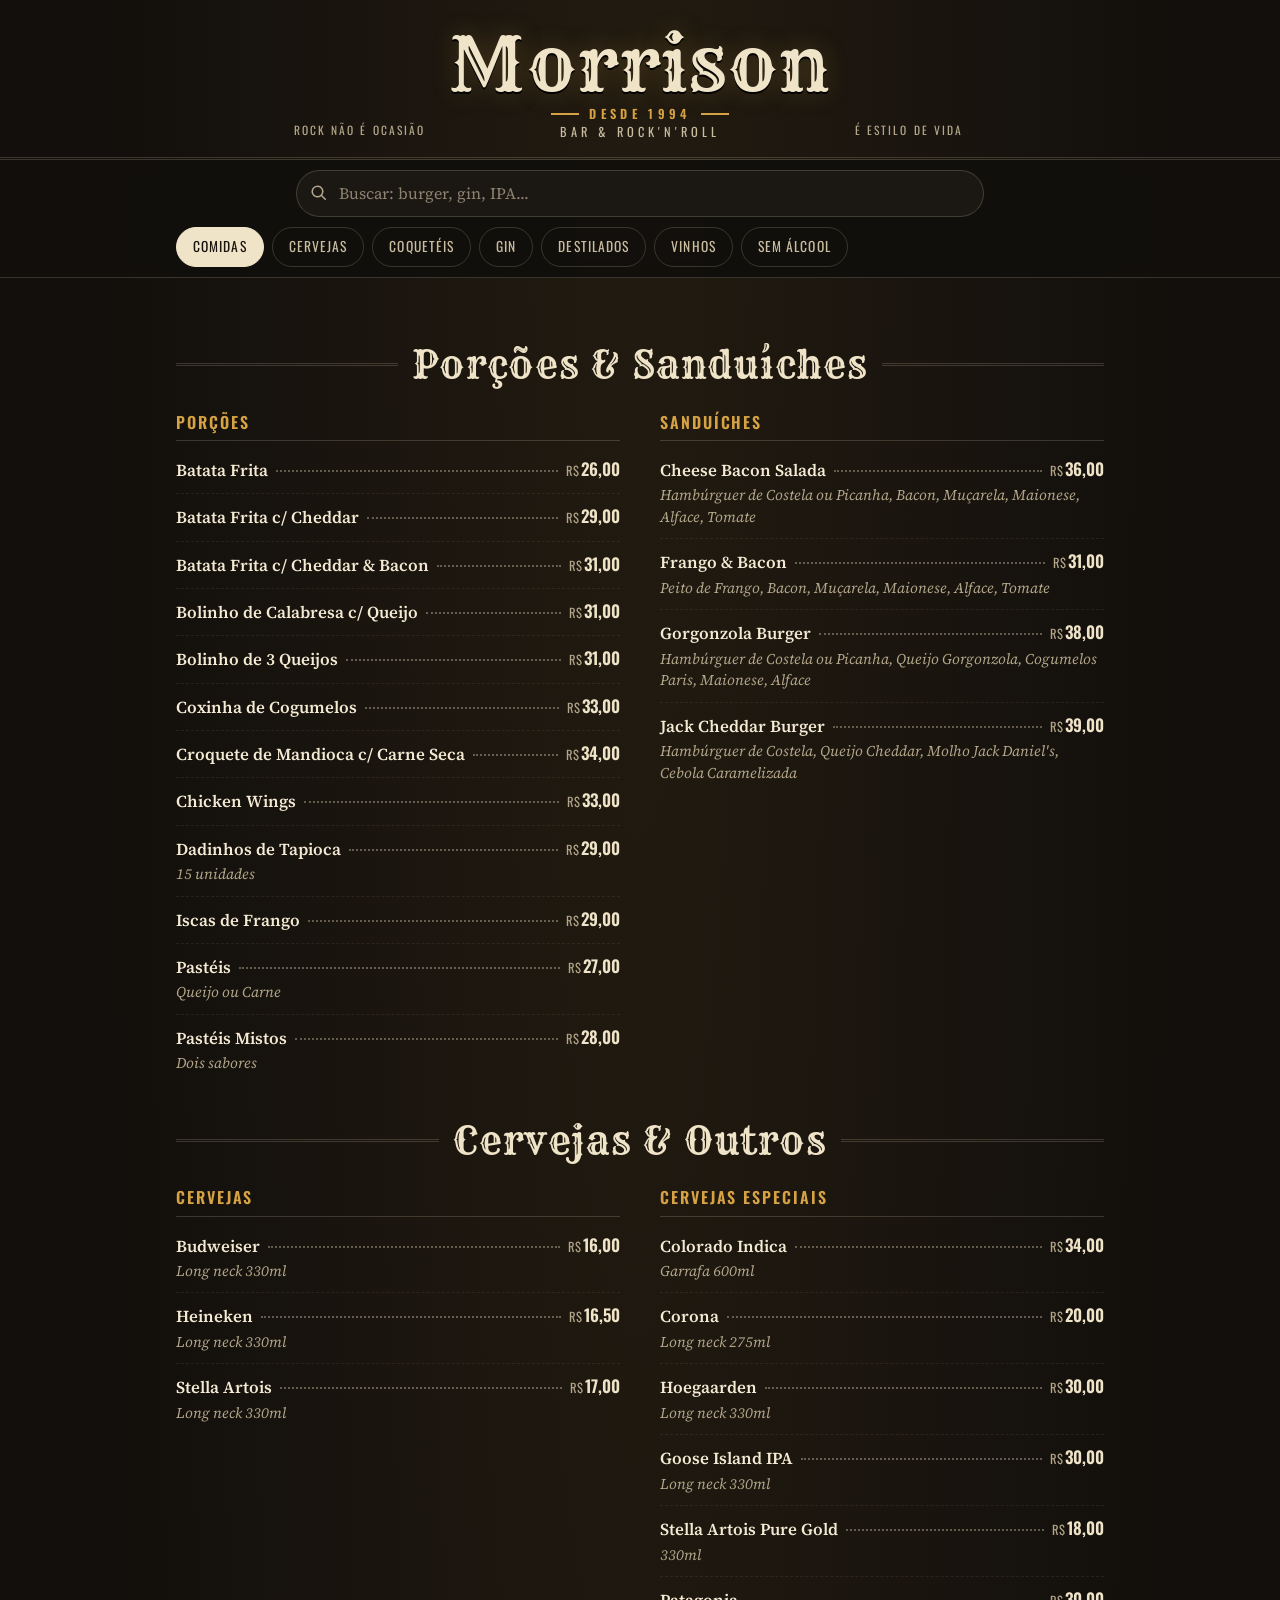
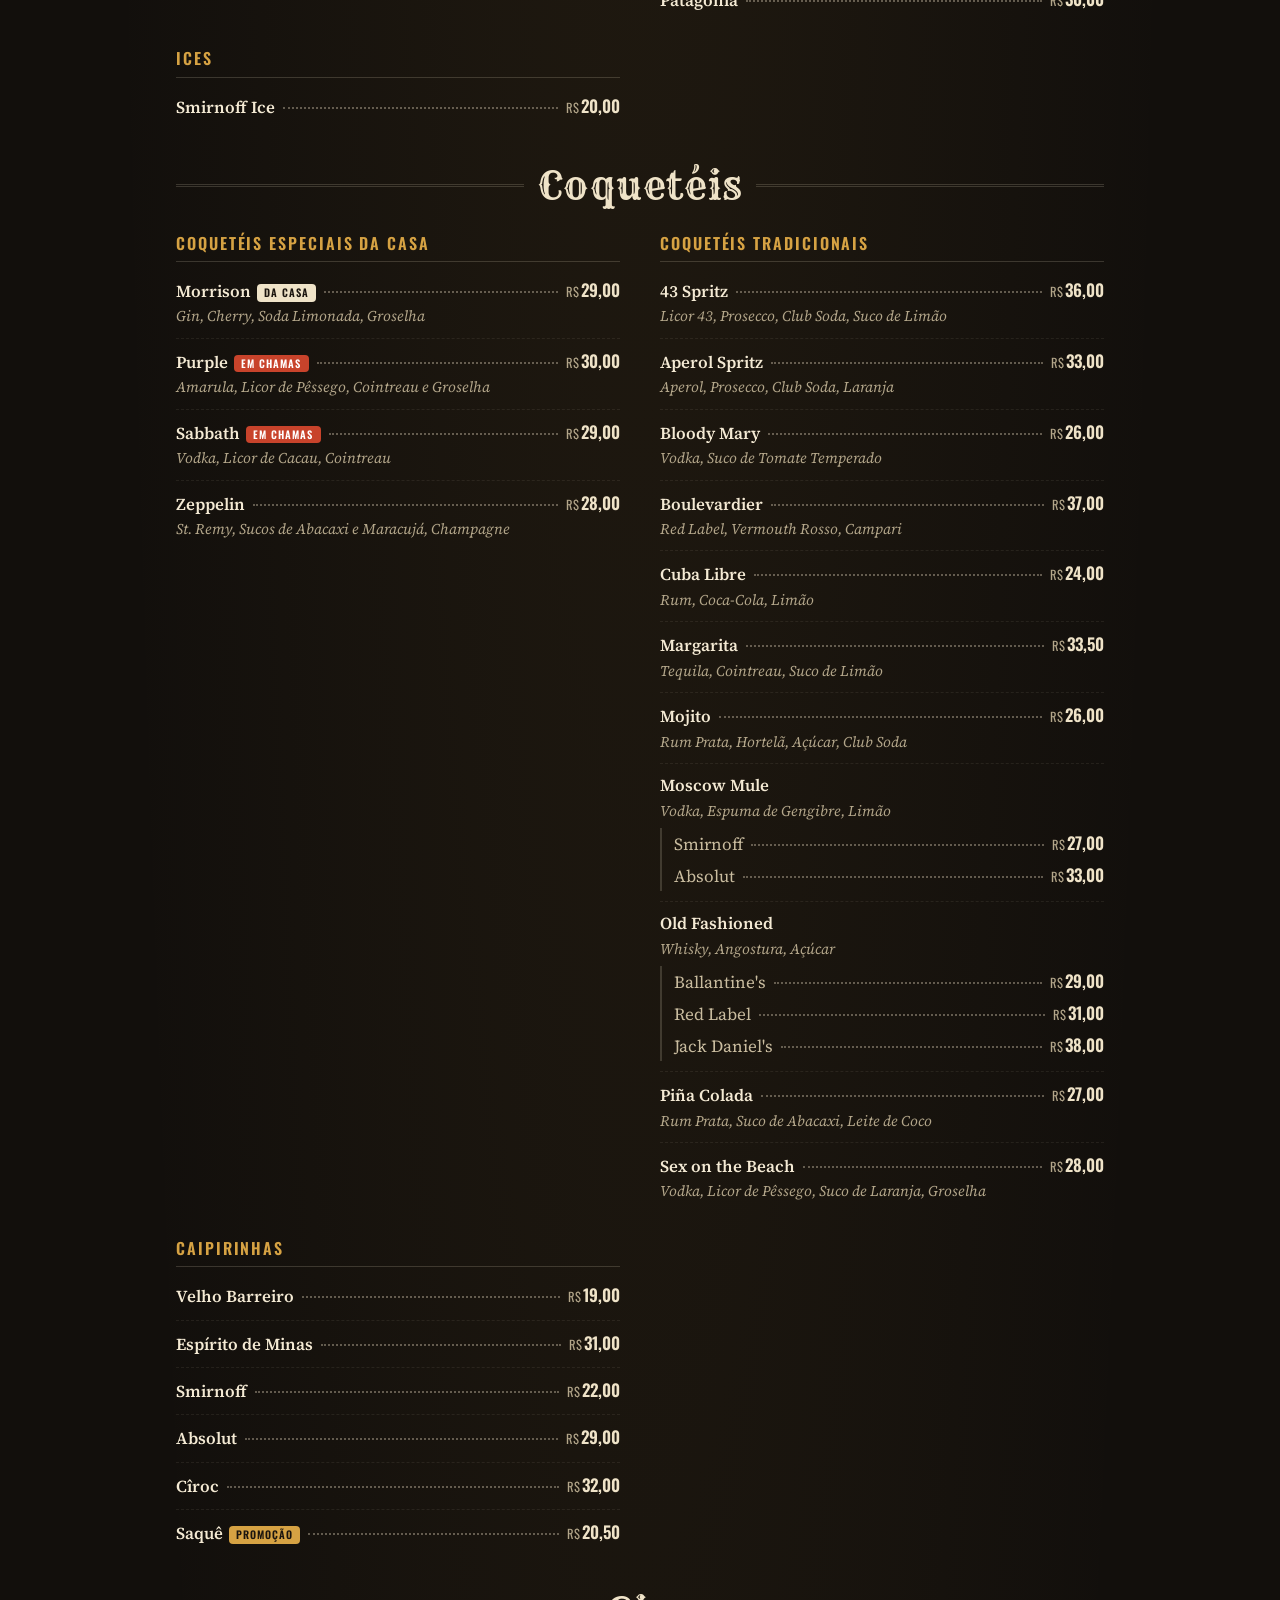
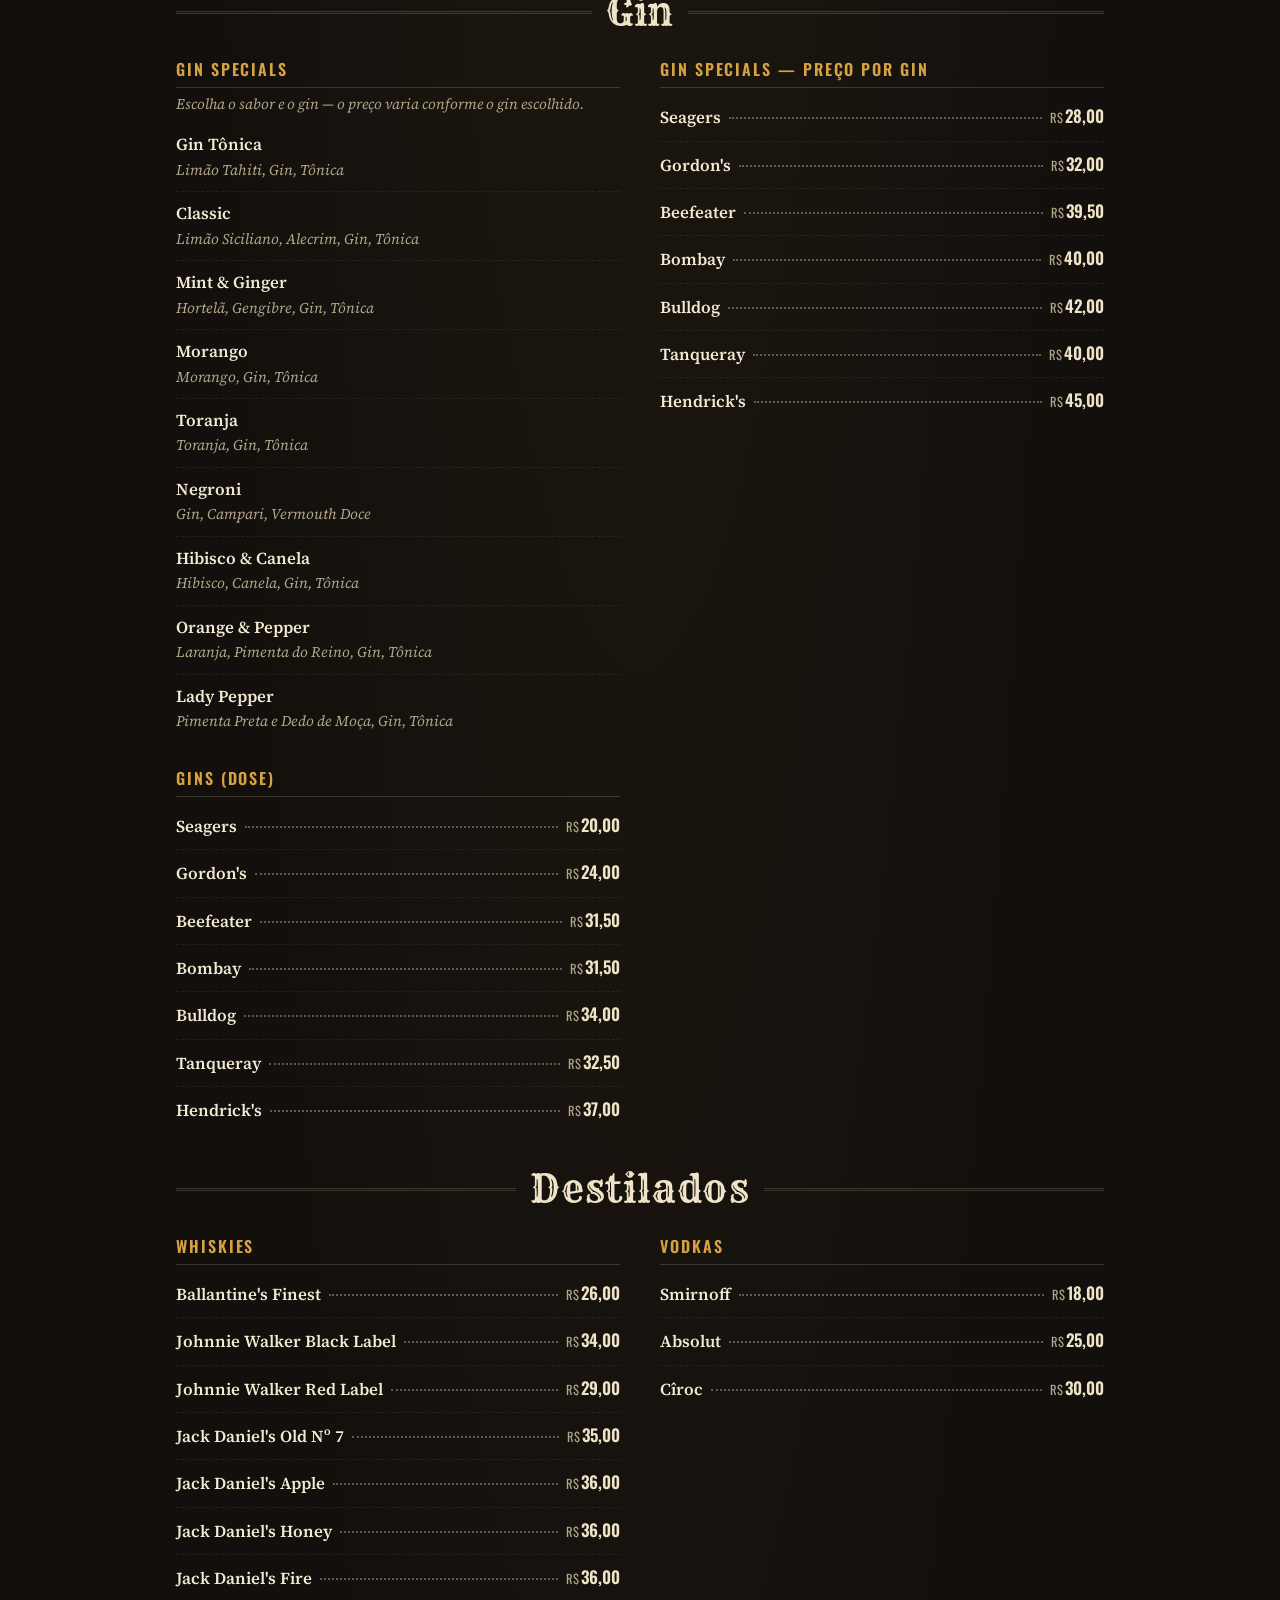
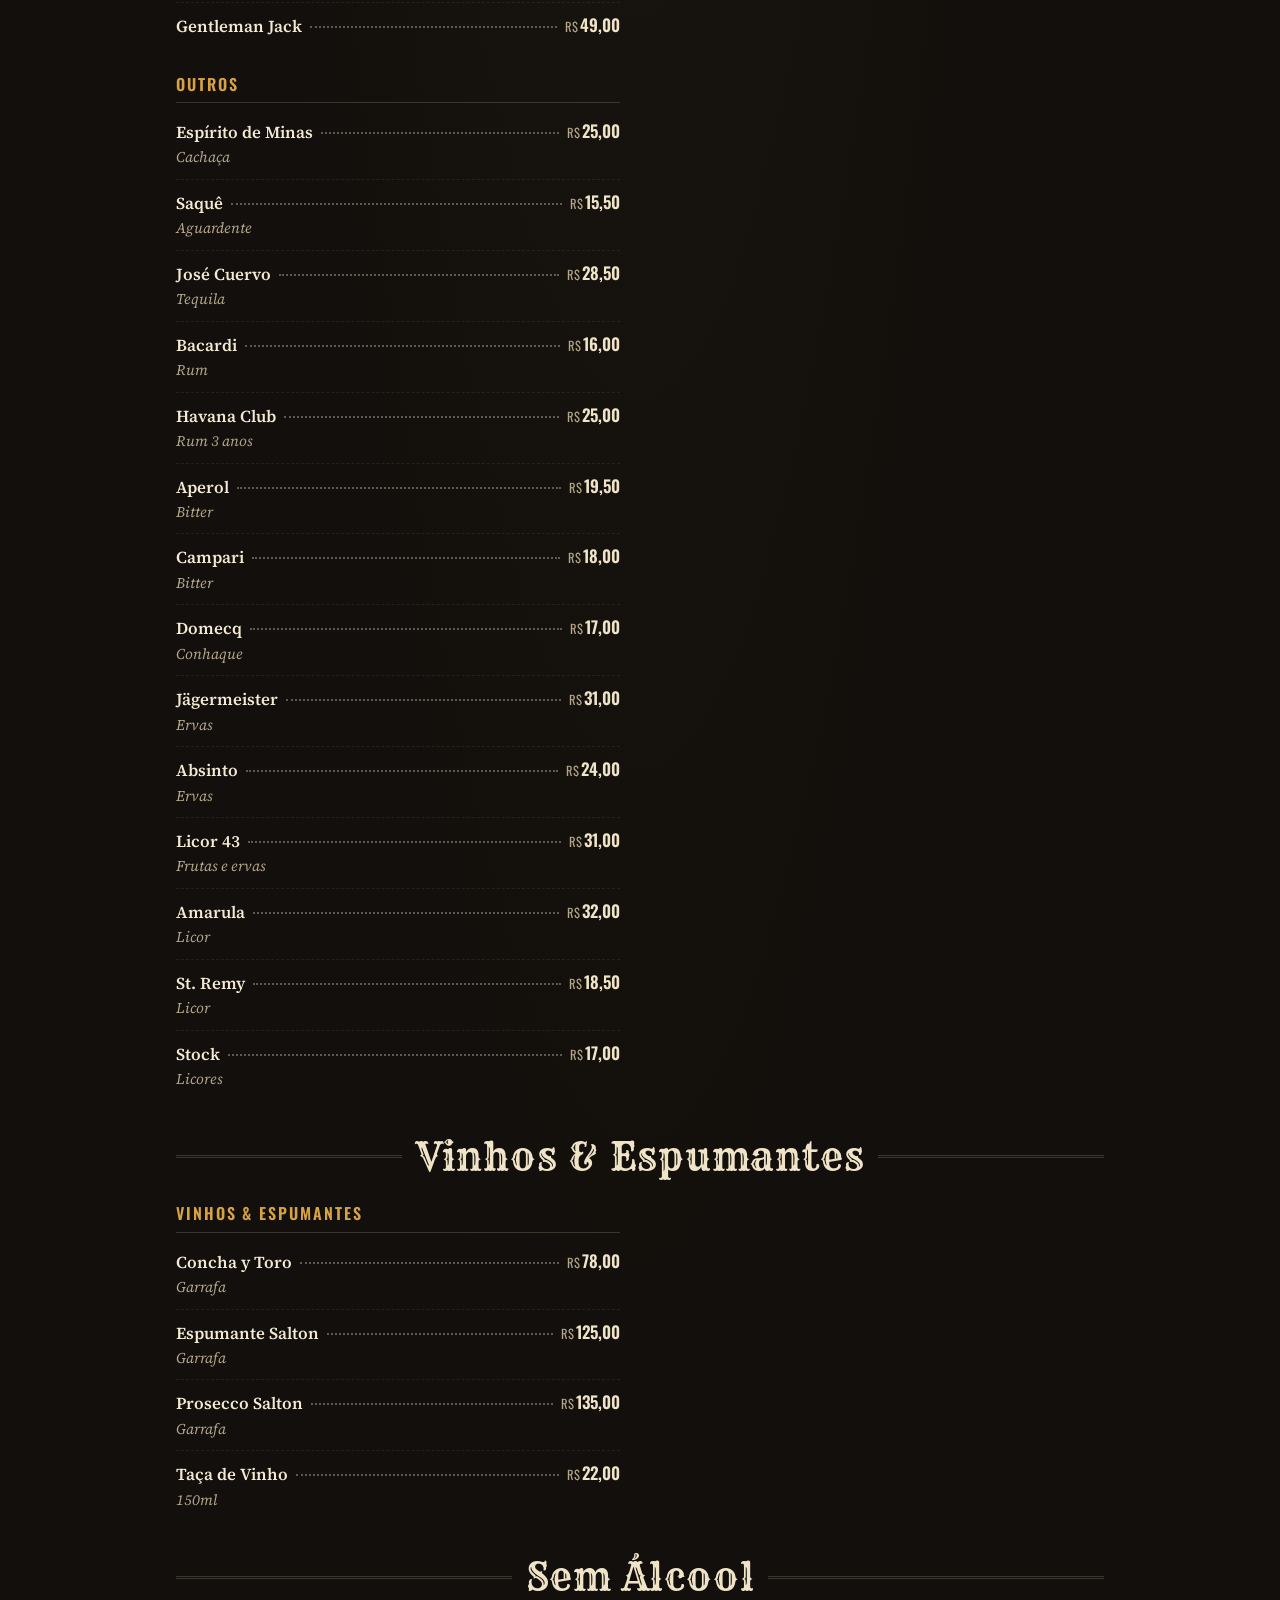
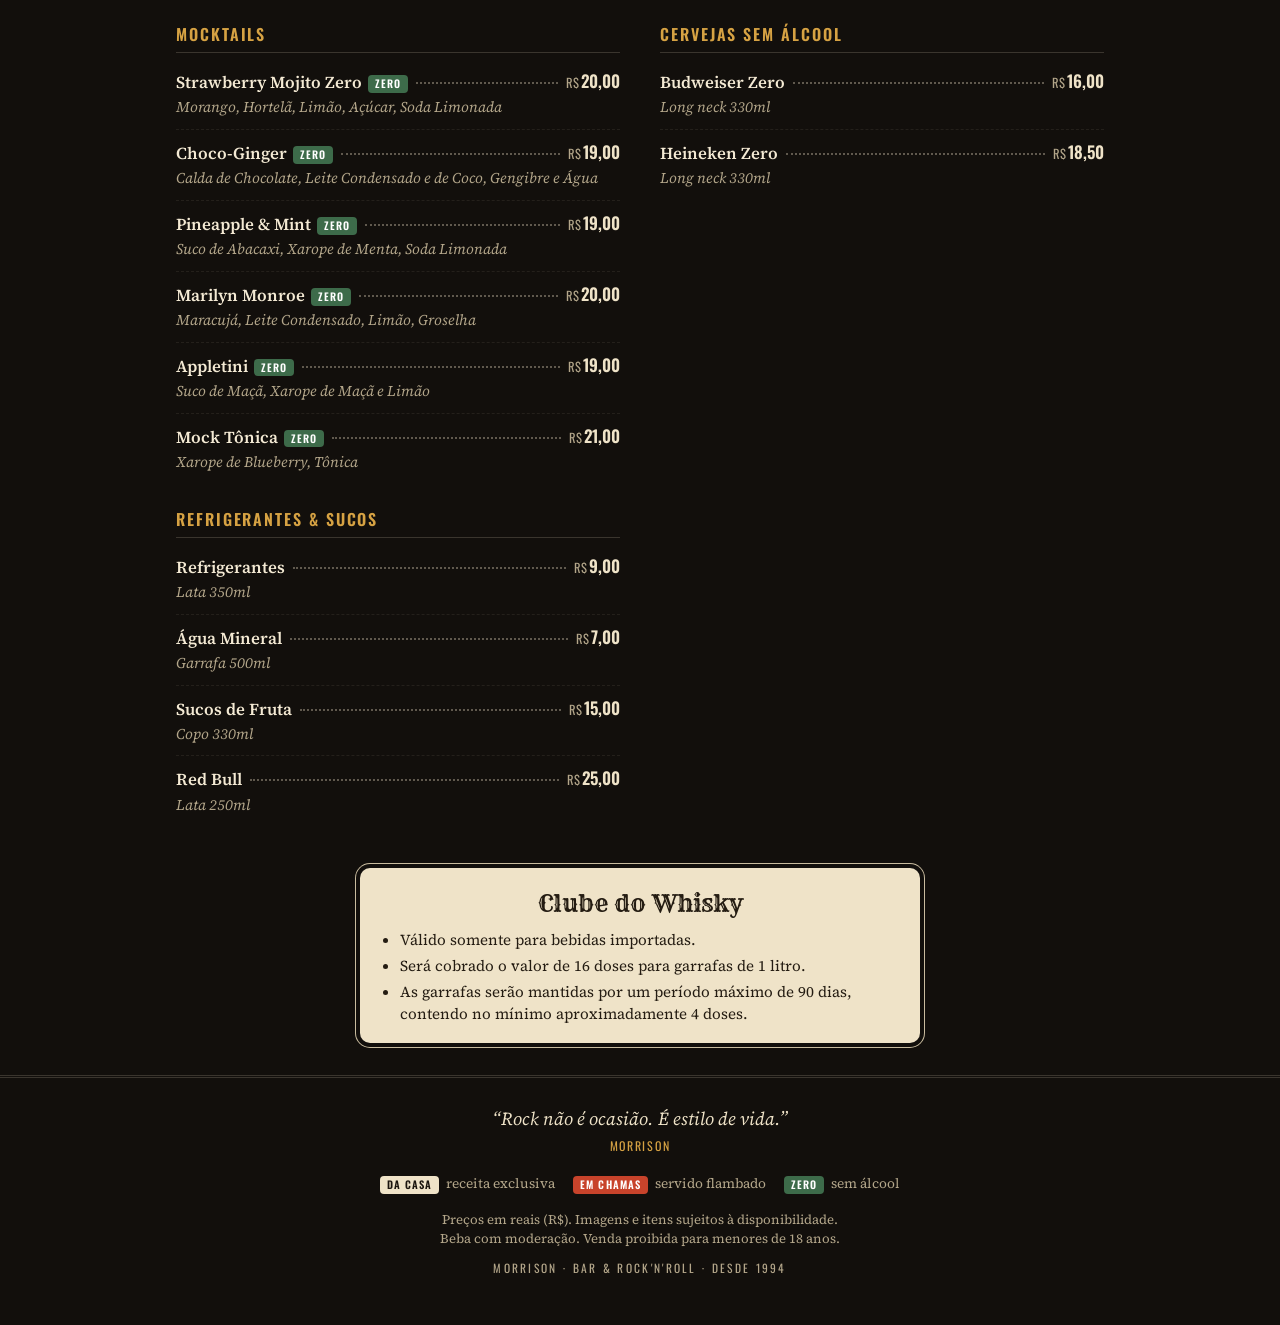
<file: index.html>
<!doctype html>
<html lang="pt-BR">
<head>
  <meta charset="utf-8">
  <meta name="viewport" content="width=device-width, initial-scale=1, viewport-fit=cover">
  <title>Cardápio | Morrison Bar & Rock'n'Roll</title>
  <meta name="description" content="Cardápio digital do Morrison Bar & Rock'n'Roll — desde 1994. Porções, sanduíches, cervejas, coquetéis, gins e destilados.">
  <meta name="theme-color" content="#120f0c">
  <meta property="og:title" content="Cardápio | Morrison Bar & Rock'n'Roll">
  <meta property="og:description" content="Rock não é ocasião. É estilo de vida. Desde 1994.">
  <link rel="icon" href="assets/favicon.svg" type="image/svg+xml">
  <link rel="preconnect" href="https://fonts.googleapis.com">
  <link rel="preconnect" href="https://fonts.gstatic.com" crossorigin>
  <link href="https://fonts.googleapis.com/css2?family=Rye&family=Oswald:wght@400;600&family=Source+Serif+4:ital,wght@0,400;0,600;1,400&display=swap" rel="stylesheet">
  <link rel="stylesheet" href="css/style.css">
</head>
<body>
  <a class="skip-link" href="#conteudo">Pular para o cardápio</a>

  <header class="masthead">
    <p class="masthead__tag masthead__tag--left">Rock não é ocasião</p>
    <div class="logo" role="img" aria-label="Morrison — Bar & Rock'n'Roll, desde 1994">
      <span class="logo__name" aria-hidden="true">Morrison</span>
      <span class="logo__since" aria-hidden="true">Desde 1994</span>
      <span class="logo__sub" aria-hidden="true">Bar &amp; Rock'n'Roll</span>
    </div>
    <p class="masthead__tag masthead__tag--right">É estilo de vida</p>
  </header>

  <div class="toolbar" id="toolbar">
    <div class="search">
      <label for="busca" class="visually-hidden">Buscar no cardápio</label>
      <svg class="search__icon" aria-hidden="true" viewBox="0 0 24 24" width="18" height="18"><path fill="currentColor" d="M10 2a8 8 0 0 1 6.32 12.9l5.39 5.4-1.42 1.4-5.39-5.38A8 8 0 1 1 10 2zm0 2a6 6 0 1 0 0 12 6 6 0 0 0 0-12z"/></svg>
      <input id="busca" type="search" placeholder="Buscar: burger, gin, IPA..." autocomplete="off" enterkeyhint="search">
      <button class="search__clear" type="button" id="limpar" aria-label="Limpar busca" hidden>&times;</button>
    </div>
    <nav class="tabs" aria-label="Categorias do cardápio">
      <ul id="tabs"></ul>
    </nav>
  </div>

  <main id="conteudo" tabindex="-1">
    <p class="results" id="resultados" role="status" aria-live="polite"></p>
    <div id="menu"></div>

    <section class="club" aria-labelledby="clube-titulo">
      <h2 id="clube-titulo" class="club__title">Clube do Whisky</h2>
      <ul class="club__list">
        <li>Válido somente para bebidas importadas.</li>
        <li>Será cobrado o valor de 16 doses para garrafas de 1 litro.</li>
        <li>As garrafas serão mantidas por um período máximo de 90 dias, contendo no mínimo aproximadamente 4 doses.</li>
      </ul>
    </section>
  </main>

  <footer class="footer">
    <blockquote class="footer__quote" id="citacao"></blockquote>
    <div class="legend" aria-label="Legenda">
      <span><span class="tag tag--house">Da casa</span> receita exclusiva</span>
      <span><span class="tag tag--flame">Em chamas</span> servido flambado</span>
      <span><span class="tag tag--zero">Zero</span> sem álcool</span>
    </div>
    <p class="footer__note">Preços em reais (R$). Imagens e itens sujeitos à disponibilidade.<br>Beba com moderação. Venda proibida para menores de 18 anos.</p>
    <p class="footer__brand">Morrison · Bar &amp; Rock'n'Roll · Desde 1994</p>
  </footer>

  <button class="to-top" id="topo" type="button" aria-label="Voltar ao topo" hidden>
    <svg viewBox="0 0 24 24" width="22" height="22" aria-hidden="true"><path fill="currentColor" d="M12 7.6 4.7 14.9l1.4 1.4L12 10.4l5.9 5.9 1.4-1.4z"/></svg>
  </button>

  <script src="js/menu-data.js"></script>
  <script src="js/app.js"></script>
</body>
</html>
</file>
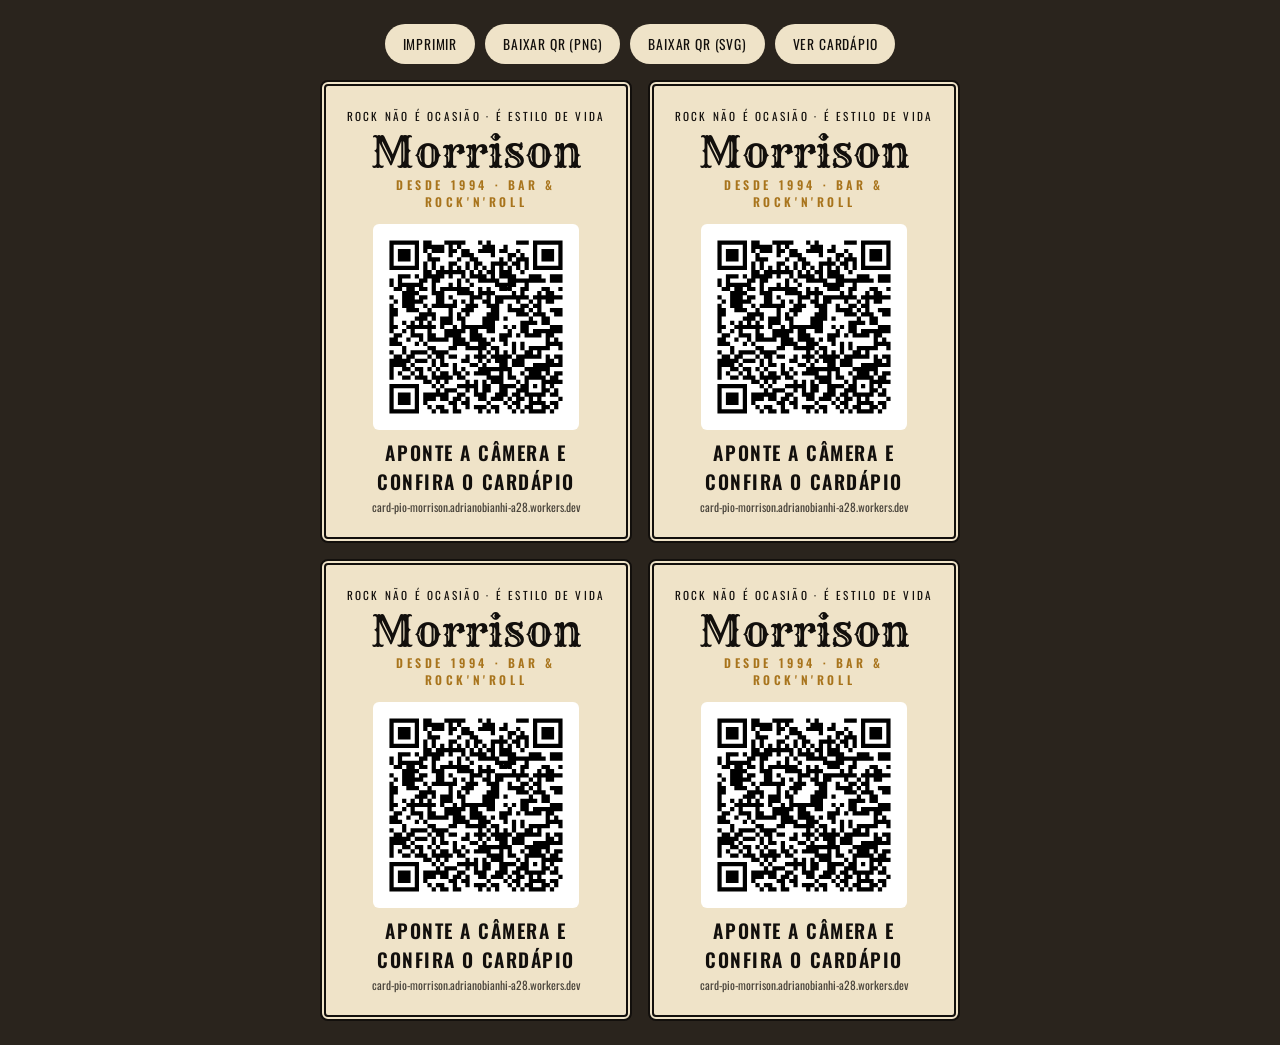
<file: qrcode.html>
<!doctype html>
<html lang="pt-BR">
<head>
  <meta charset="utf-8">
  <meta name="viewport" content="width=device-width, initial-scale=1">
  <title>QR Code do Cardápio | Morrison</title>
  <link rel="icon" href="assets/favicon.svg" type="image/svg+xml">
  <link href="https://fonts.googleapis.com/css2?family=Rye&family=Oswald:wght@400;600&display=swap" rel="stylesheet">
  <style>
    :root { --ink:#120f0c; --paper:#efe3c8; --accent:#a8741c; }
    * { box-sizing:border-box; }
    body { margin:0; background:#2a241d; font-family:"Oswald",sans-serif; color:var(--ink);
           display:flex; flex-direction:column; align-items:center; gap:16px; padding:24px 16px; }
    .actions { display:flex; gap:10px; flex-wrap:wrap; justify-content:center; }
    .actions button, .actions a { font:inherit; padding:10px 18px; border-radius:999px; border:0; cursor:pointer;
           background:var(--paper); color:var(--ink); text-decoration:none; letter-spacing:.06em; text-transform:uppercase; font-size:.85rem; }
    .sheet { display:grid; grid-template-columns:repeat(auto-fit,minmax(260px,1fr)); max-width:640px; gap:16px; width:100%; }
    .card { background:var(--paper); border:6px double var(--ink); border-radius:8px; padding:22px 18px; text-align:center; }
    .tag { margin:0; text-transform:uppercase; letter-spacing:.2em; font-size:.7rem; }
    .name { font-family:"Rye",serif; font-size:2.6rem; line-height:1; margin:8px 0 2px; }
    .since { letter-spacing:.3em; font-size:.75rem; color:var(--accent); font-weight:600; }
    .qr { width:78%; max-width:240px; margin:14px auto 8px; display:block; background:#fff; padding:8px; border-radius:6px; }
    .cta { font-size:1.2rem; font-weight:600; text-transform:uppercase; letter-spacing:.08em; margin:6px 0 2px; }
    .url { font-size:.72rem; word-break:break-all; opacity:.75; margin:0; }
    @media print {
      body { background:#fff; padding:0; }
      .actions { display:none; }
      .sheet { gap:10mm; }
      .card { break-inside:avoid; }
    }
  </style>
</head>
<body>
  <div class="actions">
    <button type="button" onclick="window.print()">Imprimir</button>
    <a href="assets/qrcode.png" download="morrison-cardapio-qrcode.png">Baixar QR (PNG)</a>
    <a href="assets/qrcode.svg" download="morrison-cardapio-qrcode.svg">Baixar QR (SVG)</a>
    <a href="./">Ver cardápio</a>
  </div>
  <div class="sheet" id="sheet"></div>
  <template id="tpl">
    <div class="card">
      <p class="tag">Rock não é ocasião · É estilo de vida</p>
      <div class="name">Morrison</div>
      <div class="since">DESDE 1994 · BAR &amp; ROCK'N'ROLL</div>
      <img class="qr" src="assets/qrcode.svg" alt="QR Code para abrir o cardápio digital do Morrison">
      <p class="cta">Aponte a câmera e confira o cardápio</p>
      <p class="url">card-pio-morrison.adrianobianhi-a28.workers.dev</p>
    </div>
  </template>
  <script>
    var tpl = document.getElementById("tpl"), sheet = document.getElementById("sheet");
    for (var i = 0; i < 4; i++) sheet.appendChild(tpl.content.cloneNode(true));
  </script>
</body>
</html>
</file>
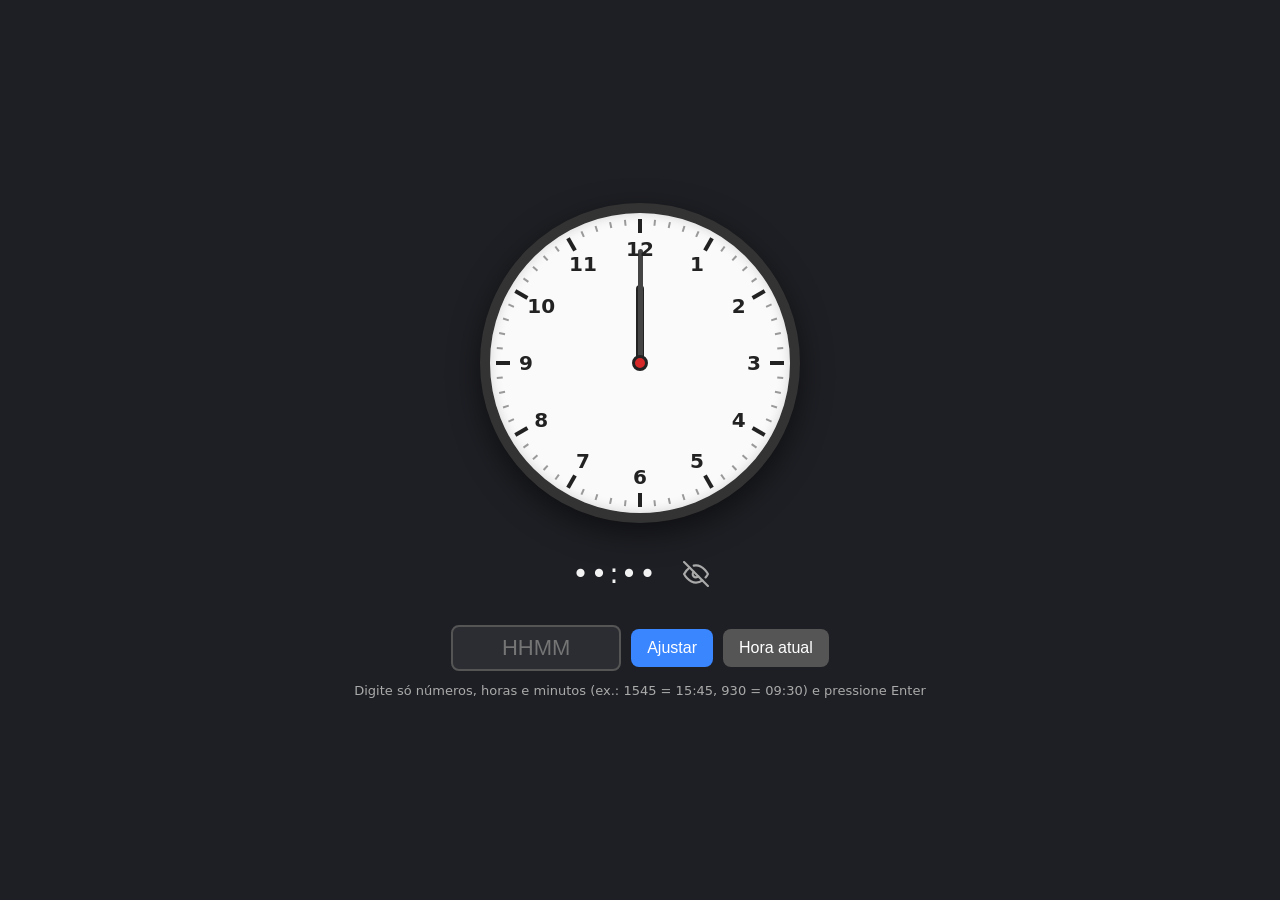
<file: relogio.html>
<!DOCTYPE html>
<html lang="pt-BR">
<head>
<meta charset="UTF-8">
<meta name="viewport" content="width=device-width, initial-scale=1.0">
<title>Relógio Analógico</title>
<style>
  * { box-sizing: border-box; }
  body {
    margin: 0;
    min-height: 100vh;
    display: flex;
    flex-direction: column;
    align-items: center;
    justify-content: center;
    gap: 32px;
    font-family: system-ui, -apple-system, "Segoe UI", Roboto, sans-serif;
    background: #1e1f24;
    color: #f2f2f2;
    padding: 16px;
  }

  .relogio {
    position: relative;
    width: min(320px, 85vw);
    aspect-ratio: 1;
    border-radius: 50%;
    background: #fafafa;
    border: 10px solid #333;
    box-shadow: 0 10px 30px rgba(0,0,0,.5), inset 0 0 12px rgba(0,0,0,.15);
  }

  /* Marcas dos minutos/horas */
  .marca {
    position: absolute;
    left: 50%;
    top: 0;
    width: 2px;
    height: 50%;
    margin-left: -1px;
    transform-origin: bottom center;
  }
  .marca::before {
    content: "";
    position: absolute;
    top: 6px;
    left: 0;
    width: 100%;
    height: 6px;
    background: #999;
  }
  .marca.hora { width: 4px; margin-left: -2px; }
  .marca.hora::before { height: 14px; background: #222; }

  .numero {
    position: absolute;
    width: 30px;
    height: 30px;
    margin: -15px 0 0 -15px;
    text-align: center;
    line-height: 30px;
    font-size: clamp(14px, 5vw, 20px);
    font-weight: 700;
    color: #222;
  }

  /* Ponteiros */
  .ponteiro {
    position: absolute;
    left: 50%;
    bottom: 50%;
    transform-origin: bottom center;
    border-radius: 4px;
    transition: transform 0.8s cubic-bezier(.4, 1.6, .5, 1);
  }
  .ponteiro.hora    { width: 8px; height: 26%; margin-left: -4px; background: #222; }
  .ponteiro.minuto  { width: 5px; height: 38%; margin-left: -2.5px; background: #444; }

  .centro {
    position: absolute;
    left: 50%;
    top: 50%;
    width: 16px;
    height: 16px;
    margin: -8px 0 0 -8px;
    border-radius: 50%;
    background: #d62828;
    border: 3px solid #222;
    z-index: 5;
  }

  .controles {
    display: flex;
    flex-wrap: wrap;
    gap: 10px;
    justify-content: center;
    align-items: center;
  }
  .controles input {
    font-size: 22px;
    padding: 8px 12px;
    border-radius: 8px;
    border: 2px solid #555;
    background: #2b2d33;
    color: #fff;
    width: 170px;
    text-align: center;
  }
  .controles input.erro { border-color: #d62828; }
  .controles button {
    font-size: 16px;
    padding: 10px 16px;
    border-radius: 8px;
    border: none;
    background: #3a86ff;
    color: #fff;
    cursor: pointer;
  }
  .controles button.secundario { background: #555; }
  .controles button:hover { filter: brightness(1.1); }

  .linha-digital { display: flex; align-items: center; gap: 12px; }
  .digital { font-size: 28px; letter-spacing: 2px; font-variant-numeric: tabular-nums; min-width: 100px; text-align: center; }
  .olho {
    background: none;
    border: none;
    padding: 6px;
    cursor: pointer;
    color: #aaa;
    display: flex;
    border-radius: 8px;
  }
  .olho:hover { color: #fff; background: #2b2d33; }
  .olho svg { width: 26px; height: 26px; }
  .ajuda { font-size: 13px; color: #aaa; margin-top: -20px; }
</style>
</head>
<body>

  <div class="relogio" id="relogio">
    <div class="ponteiro hora" id="pHora"></div>
    <div class="ponteiro minuto" id="pMinuto"></div>
    <div class="centro"></div>
  </div>

  <div class="linha-digital">
    <div class="digital" id="digital">••:••</div>
    <button class="olho" id="btnOlho" type="button" aria-label="Mostrar hora" title="Mostrar hora"></button>
  </div>

  <div class="controles">
    <input type="text" id="entrada" placeholder="HHMM" maxlength="4" inputmode="numeric" pattern="[0-9]*" autocomplete="off">
    <button id="btnAjustar">Ajustar</button>
    <button id="btnAgora" class="secundario">Hora atual</button>
  </div>
  <div class="ajuda">Digite só números, horas e minutos (ex.: 1545 = 15:45, 930 = 09:30) e pressione Enter</div>

<script>
  const relogio  = document.getElementById('relogio');
  const pHora    = document.getElementById('pHora');
  const pMinuto  = document.getElementById('pMinuto');
  const digital  = document.getElementById('digital');
  const entrada  = document.getElementById('entrada');

  // ---- Monta marcas e números do mostrador ----
  for (let i = 0; i < 60; i++) {
    const m = document.createElement('div');
    m.className = 'marca' + (i % 5 === 0 ? ' hora' : '');
    m.style.transform = `rotate(${i * 6}deg)`;
    relogio.appendChild(m);
  }
  for (let n = 1; n <= 12; n++) {
    const el = document.createElement('div');
    el.className = 'numero';
    el.textContent = n;
    const ang = n * 30 * Math.PI / 180;
    el.style.left = (50 + 38 * Math.sin(ang)) + '%';
    el.style.top  = (50 - 38 * Math.cos(ang)) + '%';
    relogio.appendChild(el);
  }

  // Guarda o ângulo atual de cada ponteiro para girar sempre pelo caminho
  // mais curto (evita o ponteiro dar uma volta inteira ao contrário).
  const angulos = { hora: 0, minuto: 0 };

  function girar(el, chave, alvo) {
    const atual = angulos[chave];
    let diff = ((alvo - atual) % 360 + 540) % 360 - 180; // entre -180 e 180
    angulos[chave] = atual + diff;
    el.style.transform = `rotate(${angulos[chave]}deg)`;
  }

  function ajustarPonteiros(h, m) {
    const angMin  = m * 6;
    const angHora = (h % 12) * 30 + m * 0.5;

    girar(pHora, 'hora', angHora);
    girar(pMinuto, 'minuto', angMin);

    const pad = v => String(v).padStart(2, '0');
    horaTexto = `${pad(h)}:${pad(m)}`;
    atualizarDigital();
  }

  // ---- Olhinho: mostra/oculta a hora digital (começa oculta) ----
  const btnOlho = document.getElementById('btnOlho');
  const ICONE_ABERTO = '<svg viewBox="0 0 24 24" fill="none" stroke="currentColor" stroke-width="2" stroke-linecap="round" stroke-linejoin="round"><path d="M1 12s4-8 11-8 11 8 11 8-4 8-11 8-11-8-11-8z"/><circle cx="12" cy="12" r="3"/></svg>';
  const ICONE_FECHADO = '<svg viewBox="0 0 24 24" fill="none" stroke="currentColor" stroke-width="2" stroke-linecap="round" stroke-linejoin="round"><path d="M17.94 17.94A10.07 10.07 0 0 1 12 20c-7 0-11-8-11-8a18.45 18.45 0 0 1 5.06-5.94"/><path d="M9.9 4.24A9.12 9.12 0 0 1 12 4c7 0 11 8 11 8a18.5 18.5 0 0 1-2.16 3.19"/><path d="M14.12 14.12a3 3 0 1 1-4.24-4.24"/><line x1="1" y1="1" x2="23" y2="23"/></svg>';
  let horaTexto = '12:00';
  let horaVisivel = false;

  function atualizarDigital() {
    digital.textContent = horaVisivel ? horaTexto : '••:••';
    btnOlho.innerHTML = horaVisivel ? ICONE_ABERTO : ICONE_FECHADO;
    const rotulo = horaVisivel ? 'Ocultar hora' : 'Mostrar hora';
    btnOlho.setAttribute('aria-label', rotulo);
    btnOlho.title = rotulo;
  }

  btnOlho.addEventListener('click', () => {
    horaVisivel = !horaVisivel;
    atualizarDigital();
  });

  // Só números, horas e minutos: "9" = 09:00, "930" = 09:30, "1545" = 15:45
  function lerHorario(texto) {
    if (!/^\d{1,4}$/.test(texto)) return null;
    let h, m = 0;
    if (texto.length <= 2) {
      h = Number(texto);
    } else {
      h = Number(texto.slice(0, -2));
      m = Number(texto.slice(-2));
    }
    if (h > 23 || m > 59) return null;
    return { h, m };
  }

  function aplicarEntrada() {
    const t = lerHorario(entrada.value);
    if (!t) {
      entrada.classList.add('erro');
      return;
    }
    entrada.classList.remove('erro');
    ajustarPonteiros(t.h, t.m);
    entrada.value = ''; // limpa o campo; a hora fica só no analógico e no digital
    entrada.focus();
  }

  // Aceita só números: qualquer outro caractere é removido ao digitar
  entrada.addEventListener('input', () => {
    entrada.classList.remove('erro');
    entrada.value = entrada.value.replace(/\D/g, '').slice(0, 4);
  });
  entrada.addEventListener('keydown', e => {
    if (e.key === 'Enter') aplicarEntrada();
  });
  document.getElementById('btnAjustar').addEventListener('click', aplicarEntrada);
  document.getElementById('btnAgora').addEventListener('click', () => {
    const d = new Date();
    entrada.value = '';
    entrada.classList.remove('erro');
    ajustarPonteiros(d.getHours(), d.getMinutes());
  });

  // Posição inicial: 12:00
  ajustarPonteiros(12, 0);
</script>
</body>
</html>
</file>
<file: css/style.css>
/* Morrison Bar & Rock'n'Roll — Cardápio digital */
:root {
  --bg: #120f0c;
  --bg-2: #1b1713;
  --paper: #efe3c8;
  --paper-dim: #c9bc9f;
  --ink: #f4ead4;
  --muted: #b3a68a;
  --accent: #d6a243;
  --red: #c8432b;
  --line: rgba(239, 227, 200, 0.18);
  --dots: rgba(239, 227, 200, 0.35);
  --radius: 10px;
  --font-display: "Rye", "Georgia", serif;
  --font-head: "Oswald", "Arial Narrow", sans-serif;
  --font-body: "Source Serif 4", "Georgia", serif;
  --toolbar-h: 112px;
}

*, *::before, *::after { box-sizing: border-box; }

html { scroll-behavior: smooth; scroll-padding-top: calc(var(--toolbar-h) + 8px); -webkit-text-size-adjust: 100%; }

body {
  margin: 0;
  background:
    radial-gradient(ellipse at top, rgba(214, 162, 67, 0.08), transparent 60%),
    var(--bg);
  color: var(--ink);
  font-family: var(--font-body);
  font-size: 1.0625rem;
  line-height: 1.45;
  min-height: 100vh;
}

.visually-hidden {
  position: absolute !important; width: 1px; height: 1px; padding: 0; margin: -1px;
  overflow: hidden; clip: rect(0 0 0 0); white-space: nowrap; border: 0;
}

.skip-link {
  position: absolute; left: 8px; top: -60px; z-index: 100;
  background: var(--accent); color: #000; padding: 10px 14px; border-radius: 6px;
  font-family: var(--font-head); text-decoration: none;
}
.skip-link:focus { top: 8px; }

:focus-visible { outline: 3px solid var(--accent); outline-offset: 2px; }

/* ---------- Masthead ---------- */
.masthead {
  display: grid;
  grid-template-columns: 1fr;
  justify-items: center;
  gap: 6px;
  padding: 28px 16px 18px;
  text-align: center;
  border-bottom: 3px double var(--line);
}
.masthead__tag {
  margin: 0; font-family: var(--font-head); text-transform: uppercase;
  letter-spacing: .18em; font-size: .72rem; color: var(--muted);
}
.masthead__tag--left { order: 2; }
.masthead__tag--right { order: 3; }
.logo { order: 1; display: flex; flex-direction: column; align-items: center; line-height: 1; }
.logo__name {
  font-family: var(--font-display); font-size: clamp(2.6rem, 13vw, 4.6rem);
  color: var(--paper); letter-spacing: .02em;
  text-shadow: 0 2px 0 #000, 0 0 24px rgba(214, 162, 67, .25);
}
.logo__since {
  margin-top: 6px; font-family: var(--font-head); font-weight: 600; letter-spacing: .35em;
  font-size: .78rem; color: var(--accent); text-transform: uppercase;
  display: flex; align-items: center; gap: 10px;
}
.logo__since::before, .logo__since::after { content: ""; width: 28px; height: 2px; background: var(--accent); }
.logo__sub {
  margin-top: 6px; font-family: var(--font-head); letter-spacing: .32em; font-size: .78rem;
  text-transform: uppercase; color: var(--paper-dim);
}

@media (min-width: 720px) {
  .masthead { grid-template-columns: 1fr auto 1fr; align-items: end; gap: 24px; }
  .masthead__tag--left { order: 0; justify-self: end; }
  .masthead__tag--right { order: 2; justify-self: start; }
}

/* ---------- Toolbar ---------- */
.toolbar {
  position: sticky; top: 0; z-index: 20;
  background: rgba(18, 15, 12, 0.94);
  -webkit-backdrop-filter: blur(8px); backdrop-filter: blur(8px);
  border-bottom: 1px solid var(--line);
  padding: 10px 0 0;
}
.search { position: relative; max-width: 720px; margin: 0 auto; padding: 0 16px; }
.search__icon { position: absolute; left: 30px; top: 50%; transform: translateY(-50%); color: var(--muted); }
.search input {
  width: 100%; font: inherit; font-size: 1rem; color: var(--ink);
  background: var(--bg-2); border: 1px solid var(--line); border-radius: 999px;
  padding: 11px 44px 11px 42px; min-height: 44px;
  -webkit-appearance: none; appearance: none;
}
.search input::placeholder { color: #8d8270; }
.search input::-webkit-search-cancel-button { display: none; }
.search input:focus { border-color: var(--accent); outline: none; box-shadow: 0 0 0 3px rgba(214,162,67,.25); }
.search__clear {
  position: absolute; right: 22px; top: 50%; transform: translateY(-50%);
  width: 36px; height: 36px; border: 0; border-radius: 50%; background: transparent;
  color: var(--muted); font-size: 1.5rem; line-height: 1; cursor: pointer;
}

.tabs { max-width: 960px; margin: 0 auto; }
.tabs ul {
  list-style: none; margin: 0; padding: 10px 16px; display: flex; gap: 8px;
  overflow-x: auto; scrollbar-width: none; -webkit-overflow-scrolling: touch;
}
.tabs ul::-webkit-scrollbar { display: none; }
.tabs a {
  display: inline-flex; align-items: center; min-height: 40px; padding: 0 16px;
  border: 1px solid var(--line); border-radius: 999px; white-space: nowrap;
  color: var(--paper-dim); text-decoration: none;
  font-family: var(--font-head); text-transform: uppercase; letter-spacing: .08em; font-size: .85rem;
  transition: background .2s, color .2s, border-color .2s;
}
.tabs a:hover { border-color: var(--paper-dim); color: var(--ink); }
.tabs a[aria-current="true"] { background: var(--paper); color: #1a140e; border-color: var(--paper); }

/* ---------- Menu ---------- */
main { max-width: 960px; margin: 0 auto; padding: 8px 16px 32px; }
main:focus { outline: none; }
.results { margin: 12px 0 0; min-height: 1.2em; color: var(--muted); font-size: .9rem; text-align: center; }

.category { padding-top: 22px; }
.category__title {
  font-family: var(--font-display); font-weight: 400; color: var(--paper);
  font-size: clamp(1.7rem, 7vw, 2.4rem); margin: 0 0 4px; text-align: center; letter-spacing: .02em;
  display: flex; align-items: center; gap: 14px;
}
.category__title::before, .category__title::after { content: ""; flex: 1; height: 0; border-top: 3px double var(--line); }

.sections { display: grid; gap: 4px 40px; }
@media (min-width: 820px) { .sections { grid-template-columns: 1fr 1fr; } }

.section { padding: 14px 0 6px; break-inside: avoid; }
.section__title {
  font-family: var(--font-head); font-weight: 600; text-transform: uppercase;
  letter-spacing: .12em; font-size: 1rem; color: var(--accent);
  margin: 0 0 6px; padding-bottom: 6px; border-bottom: 1px solid var(--line);
}
.section__note { margin: 4px 0 8px; font-style: italic; color: var(--muted); font-size: .92rem; }

.items { list-style: none; margin: 0; padding: 0; }
.item { padding: 10px 0; border-bottom: 1px dashed rgba(239,227,200,.08); }
.item:last-child { border-bottom: 0; }
.item__row { display: flex; align-items: baseline; gap: 8px; }
.item__name { font-weight: 600; color: var(--ink); font-size: 1.05rem; }
.item__dots { flex: 1; min-width: 16px; border-bottom: 2px dotted var(--dots); transform: translateY(-4px); }
.item__price {
  font-family: var(--font-head); font-weight: 600; font-size: 1.05rem; color: var(--paper);
  white-space: nowrap; font-variant-numeric: tabular-nums;
}
.item__price small { font-weight: 400; font-size: .75em; color: var(--muted); margin-right: 2px; }
.item__desc { margin: 2px 0 0; color: var(--muted); font-size: .93rem; font-style: italic; }
.item__variants { list-style: none; margin: 6px 0 0; padding: 0 0 0 12px; border-left: 2px solid var(--line); }
.item__variants li { display: flex; align-items: baseline; gap: 8px; padding: 3px 0; color: var(--paper-dim); }

.tag {
  display: inline-block; vertical-align: middle; margin-left: 6px; padding: 1px 7px; border-radius: 4px;
  font-family: var(--font-head); font-size: .66rem; letter-spacing: .1em; text-transform: uppercase; font-weight: 600;
}
.tag--flame { background: var(--red); color: #fff; }
.tag--promo { background: var(--accent); color: #1a140e; }
.tag--zero { background: #3d6b4a; color: #fff; }
.tag--house { background: var(--paper); color: #1a140e; }

mark { background: rgba(214,162,67,.35); color: inherit; border-radius: 2px; padding: 0 1px; }

.empty { text-align: center; padding: 40px 0; color: var(--muted); }
.empty strong { display: block; font-family: var(--font-display); font-size: 1.6rem; color: var(--paper); font-weight: 400; margin-bottom: 6px; }

[hidden] { display: none !important; }

/* ---------- Clube do Whisky ---------- */
.club {
  margin: 36px auto 0; max-width: 560px; padding: 18px 20px;
  background: var(--paper); color: #241c12; border-radius: var(--radius);
  box-shadow: 0 0 0 4px var(--bg), 0 0 0 5px var(--paper-dim);
}
.club__title { margin: 0 0 8px; text-align: center; font-family: var(--font-display); font-weight: 400; font-size: 1.5rem; }
.club__list { margin: 0; padding-left: 20px; font-size: .95rem; }
.club__list li + li { margin-top: 4px; }

/* ---------- Footer ---------- */
.footer { border-top: 3px double var(--line); padding: 28px 16px 48px; text-align: center; color: var(--muted); }
.footer__quote { margin: 0 auto 20px; max-width: 520px; font-style: italic; font-size: 1.15rem; color: var(--paper); }
.footer__quote cite { display: block; margin-top: 4px; font-style: normal; font-family: var(--font-head); letter-spacing: .14em; text-transform: uppercase; font-size: .75rem; color: var(--accent); }
.legend { display: flex; flex-wrap: wrap; justify-content: center; gap: 8px 18px; font-size: .85rem; margin-bottom: 16px; }
.legend .tag { margin: 0 4px 0 0; }
.footer__note { font-size: .82rem; margin: 0 0 12px; }
.footer__brand { font-family: var(--font-head); letter-spacing: .2em; text-transform: uppercase; font-size: .72rem; margin: 0; }

.to-top {
  position: fixed; right: 16px; bottom: calc(16px + env(safe-area-inset-bottom)); z-index: 30;
  width: 48px; height: 48px; border-radius: 50%; border: 1px solid var(--line);
  background: var(--paper); color: #1a140e; cursor: pointer; box-shadow: 0 6px 18px rgba(0,0,0,.5);
  display: grid; place-items: center;
}

@media (prefers-reduced-motion: reduce) {
  html { scroll-behavior: auto; }
  * { transition: none !important; }
}

@media print {
  .toolbar, .to-top, .skip-link { display: none !important; }
  body { background: #fff; color: #000; }
}

@media (max-width: 520px) {
  .category__title { text-wrap: balance; }
  .category__title::before, .category__title::after { display: none; }
}
</file>
